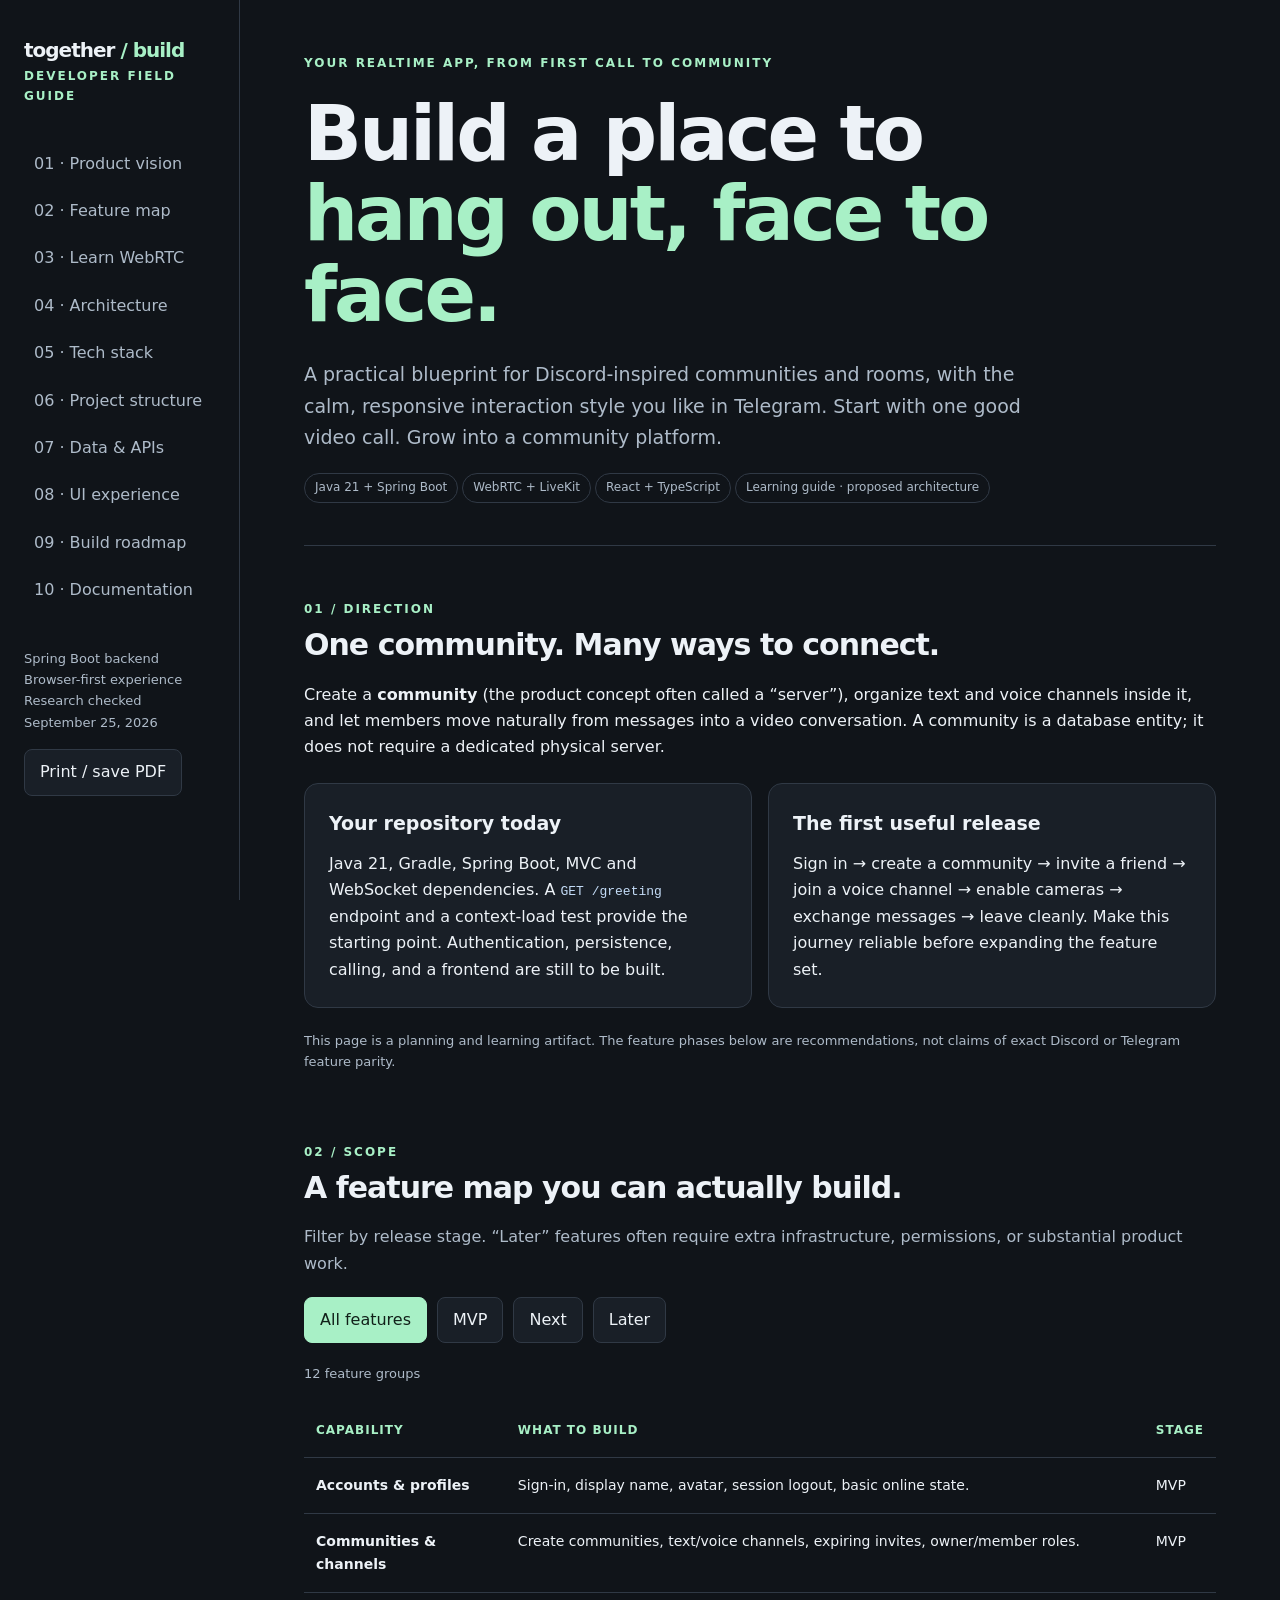
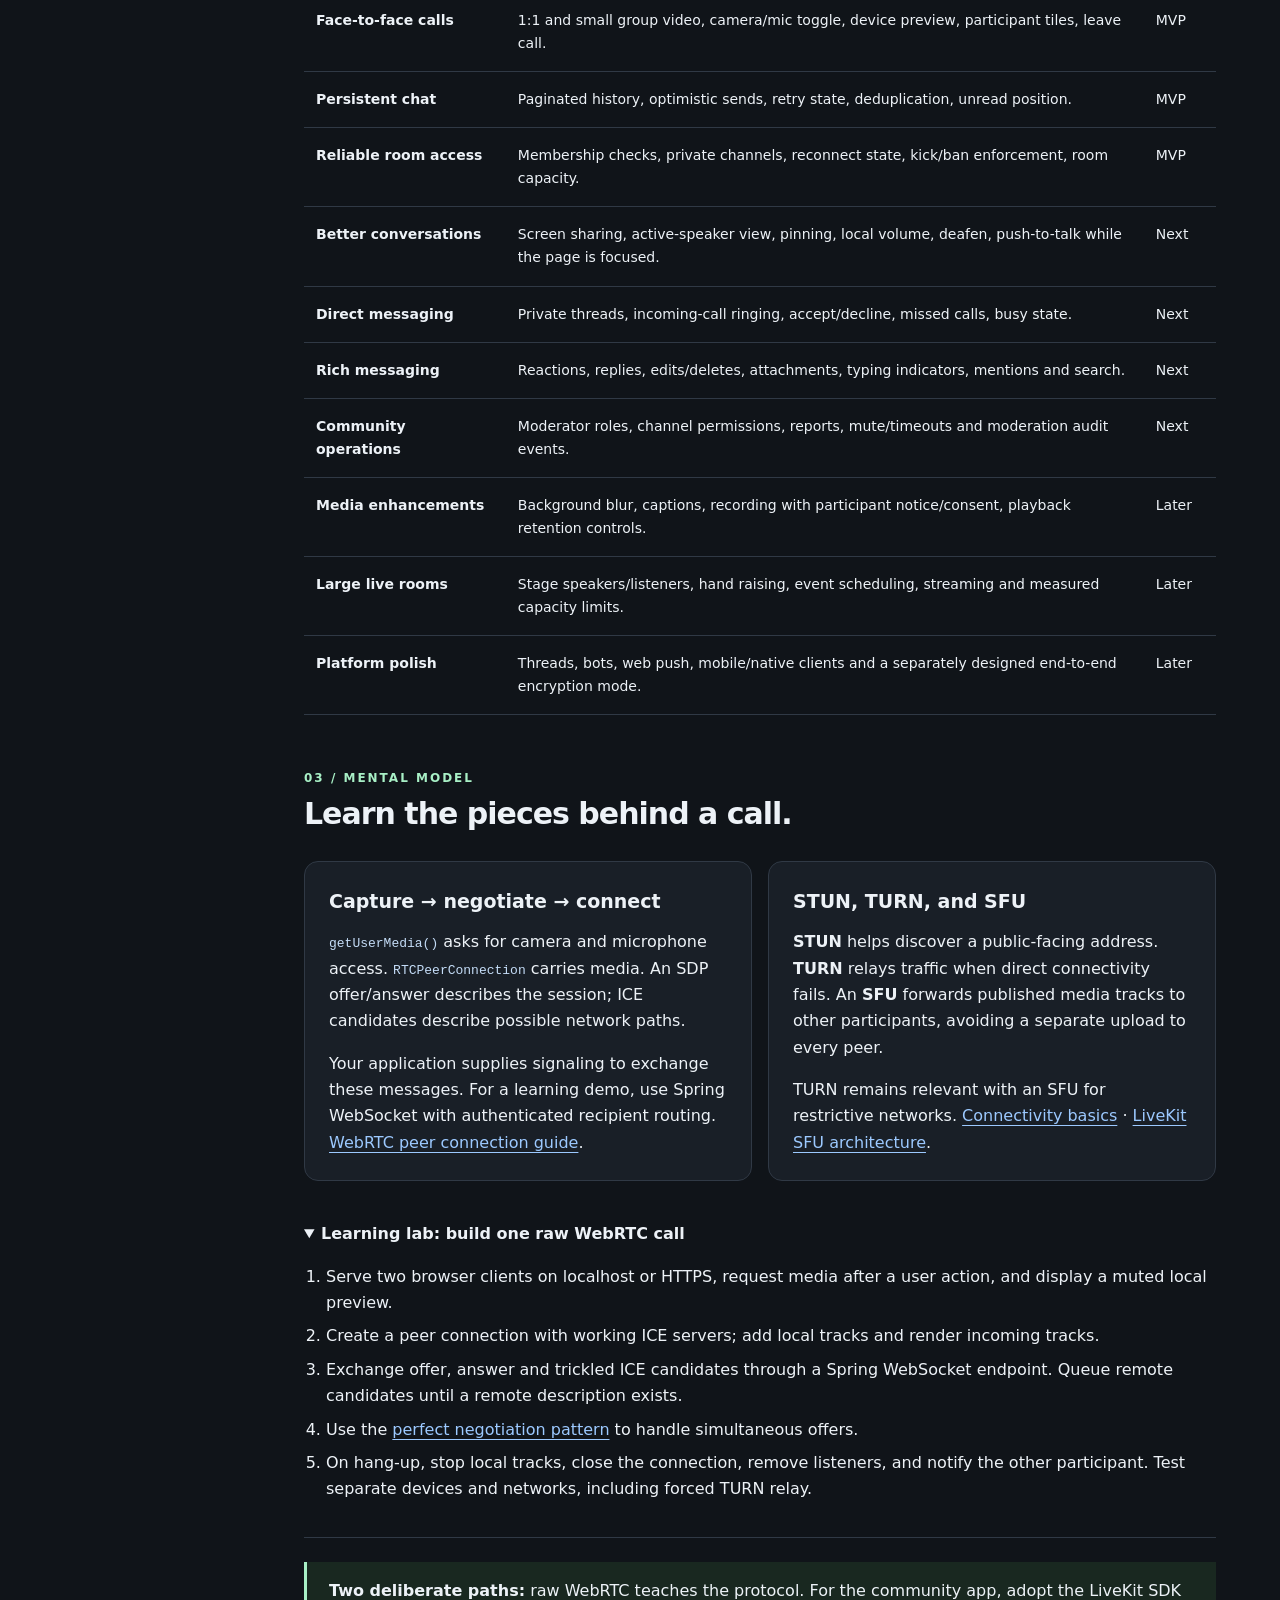
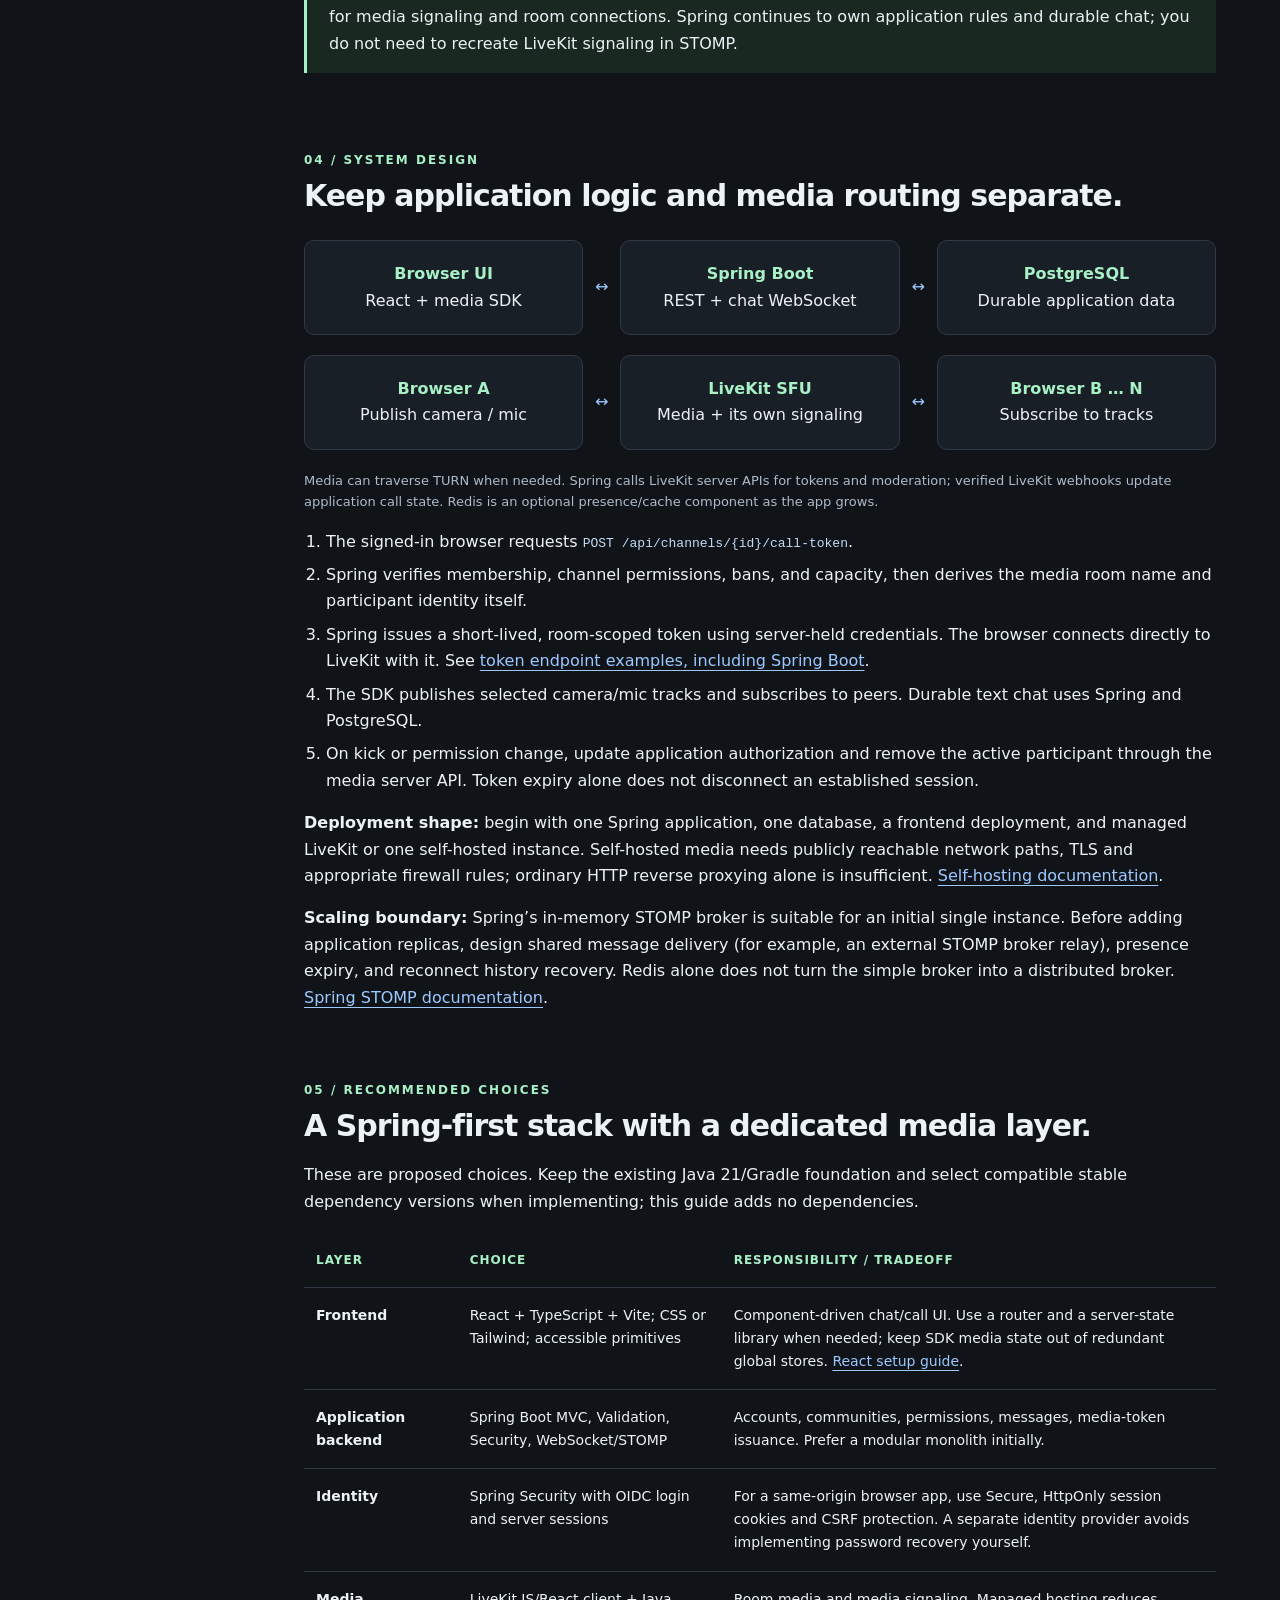
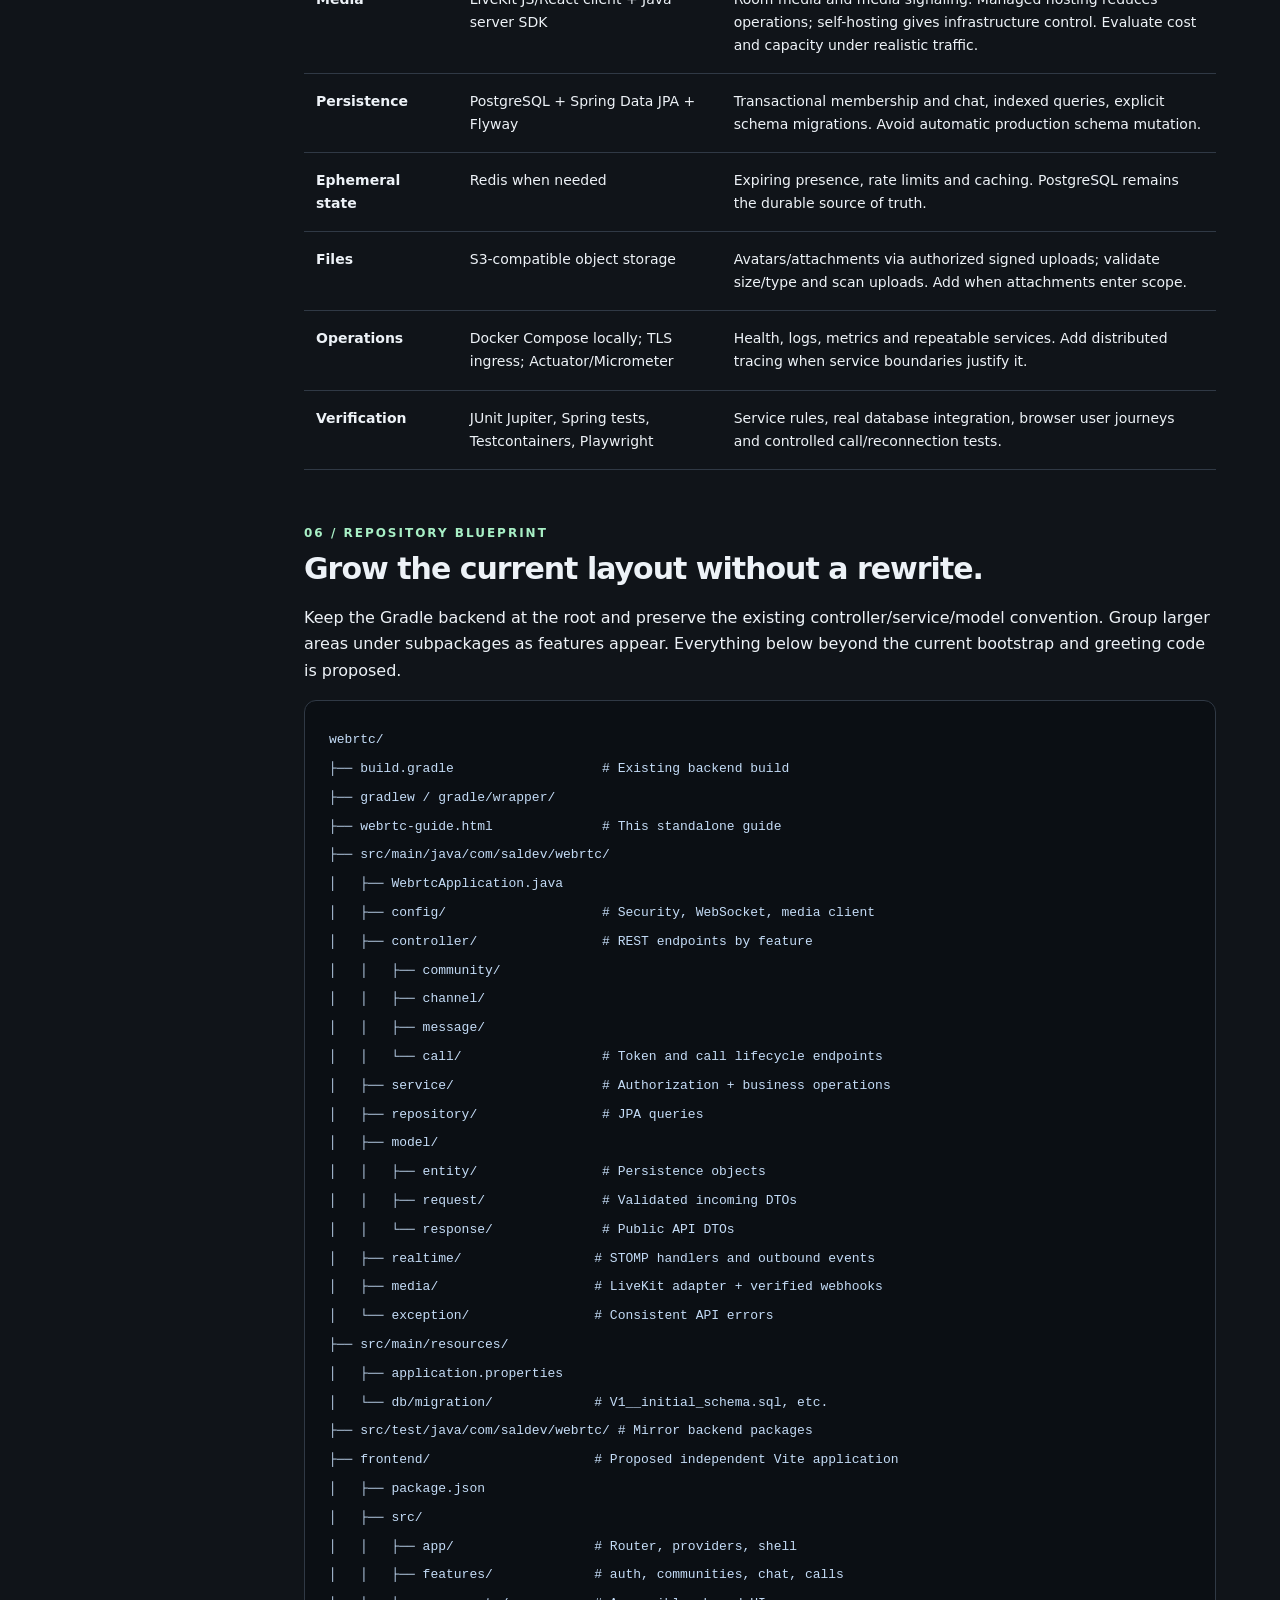
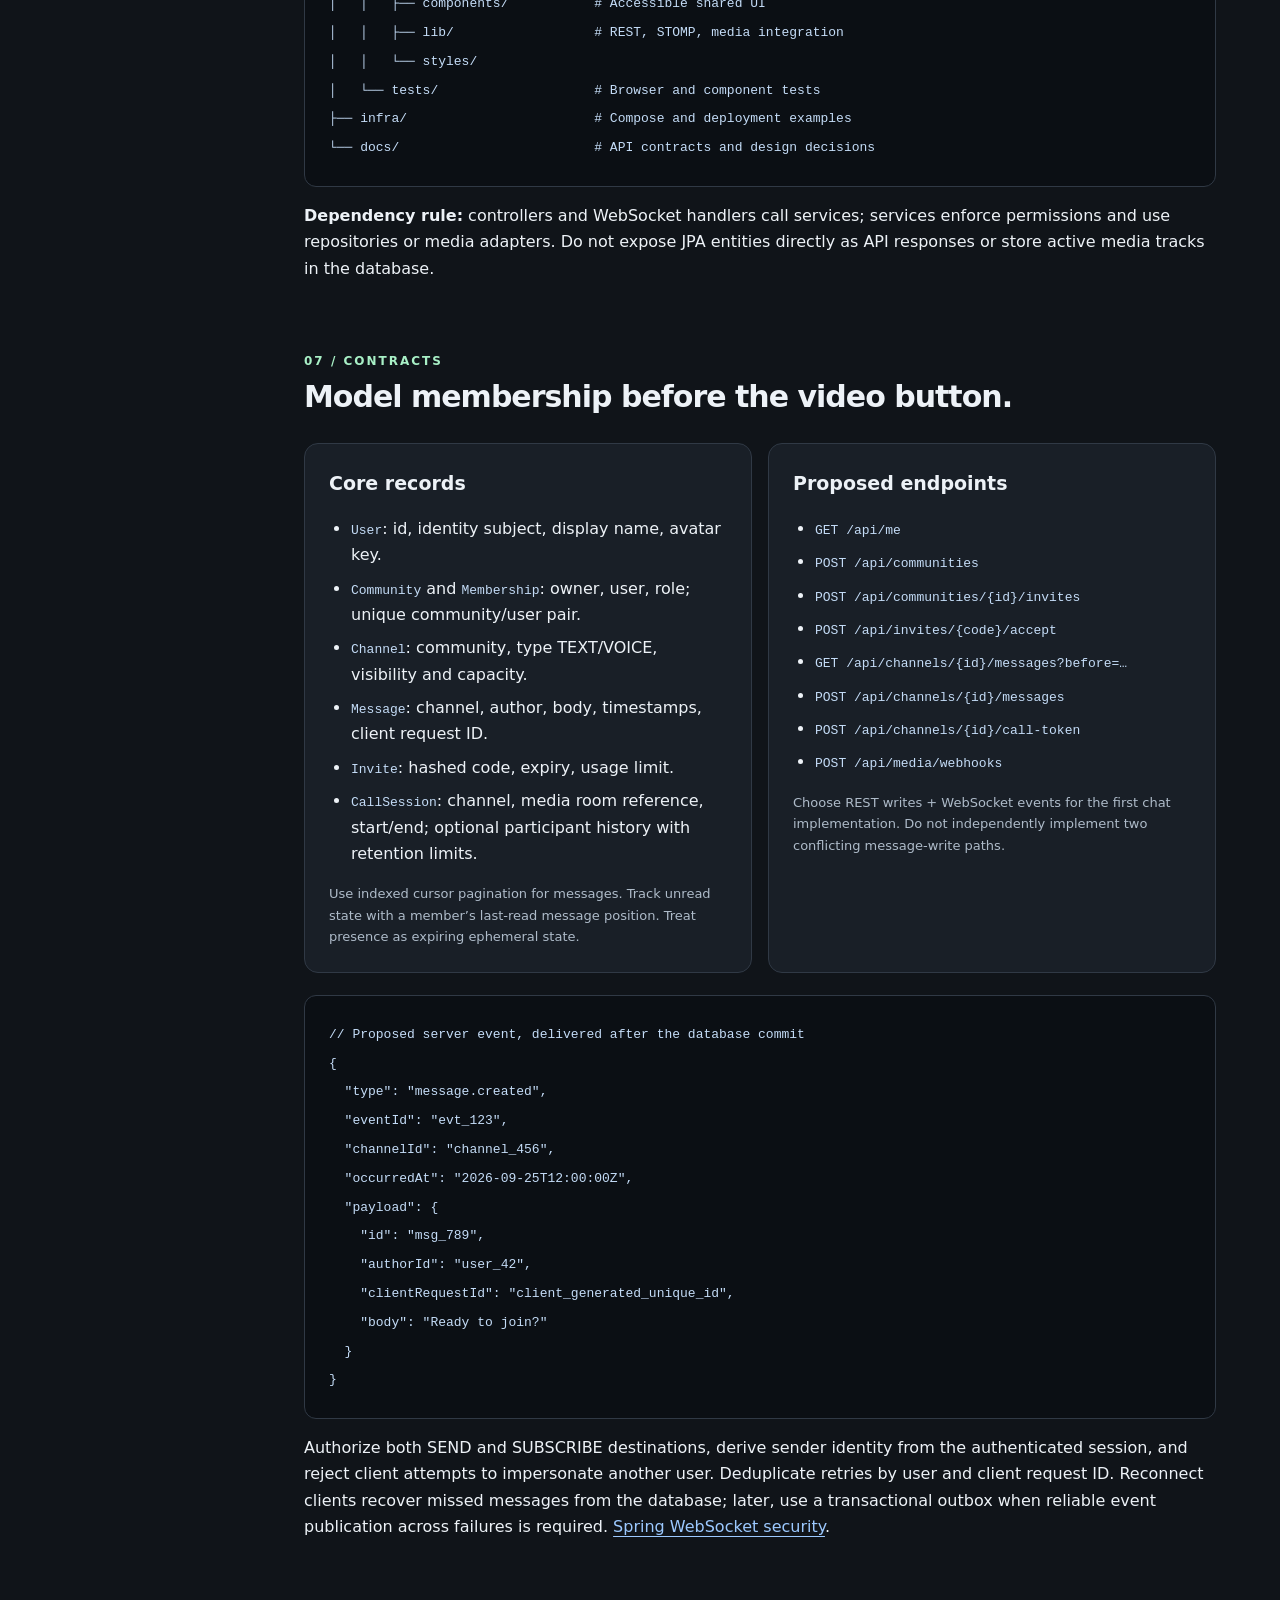
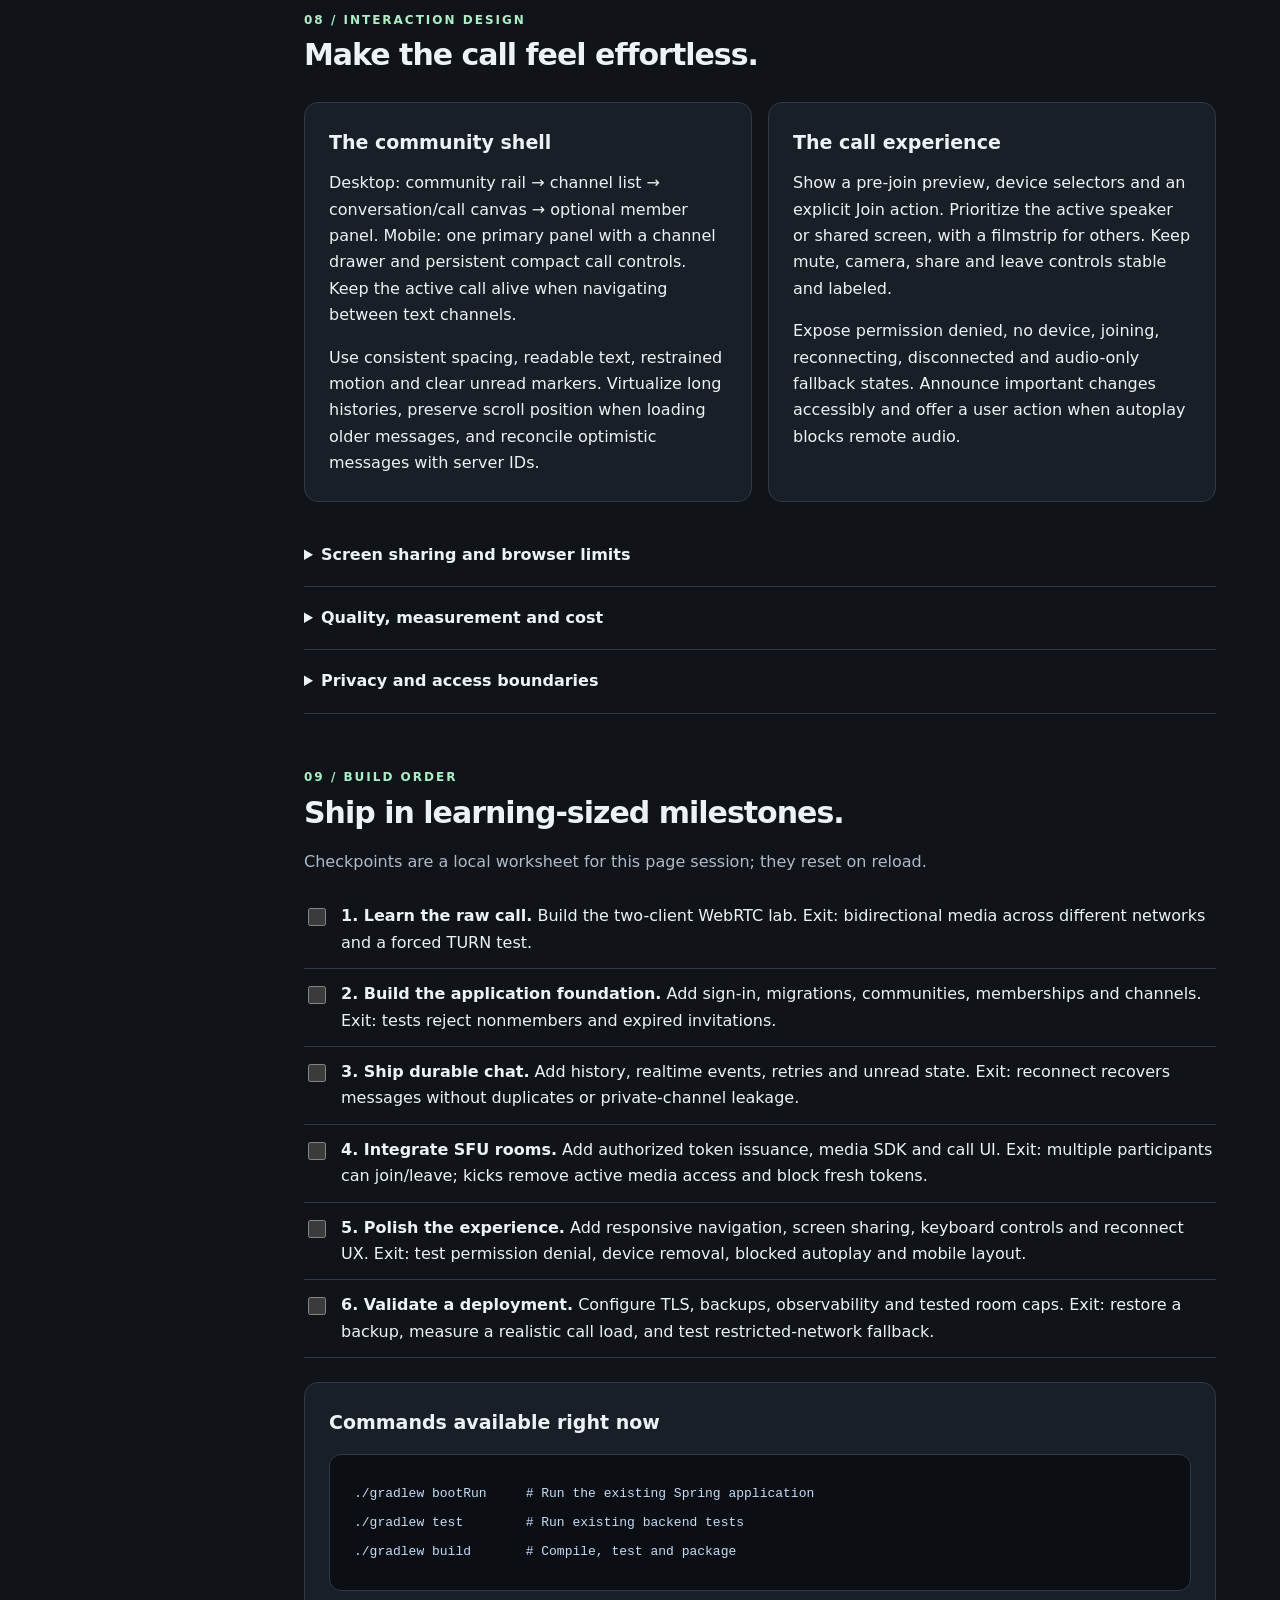
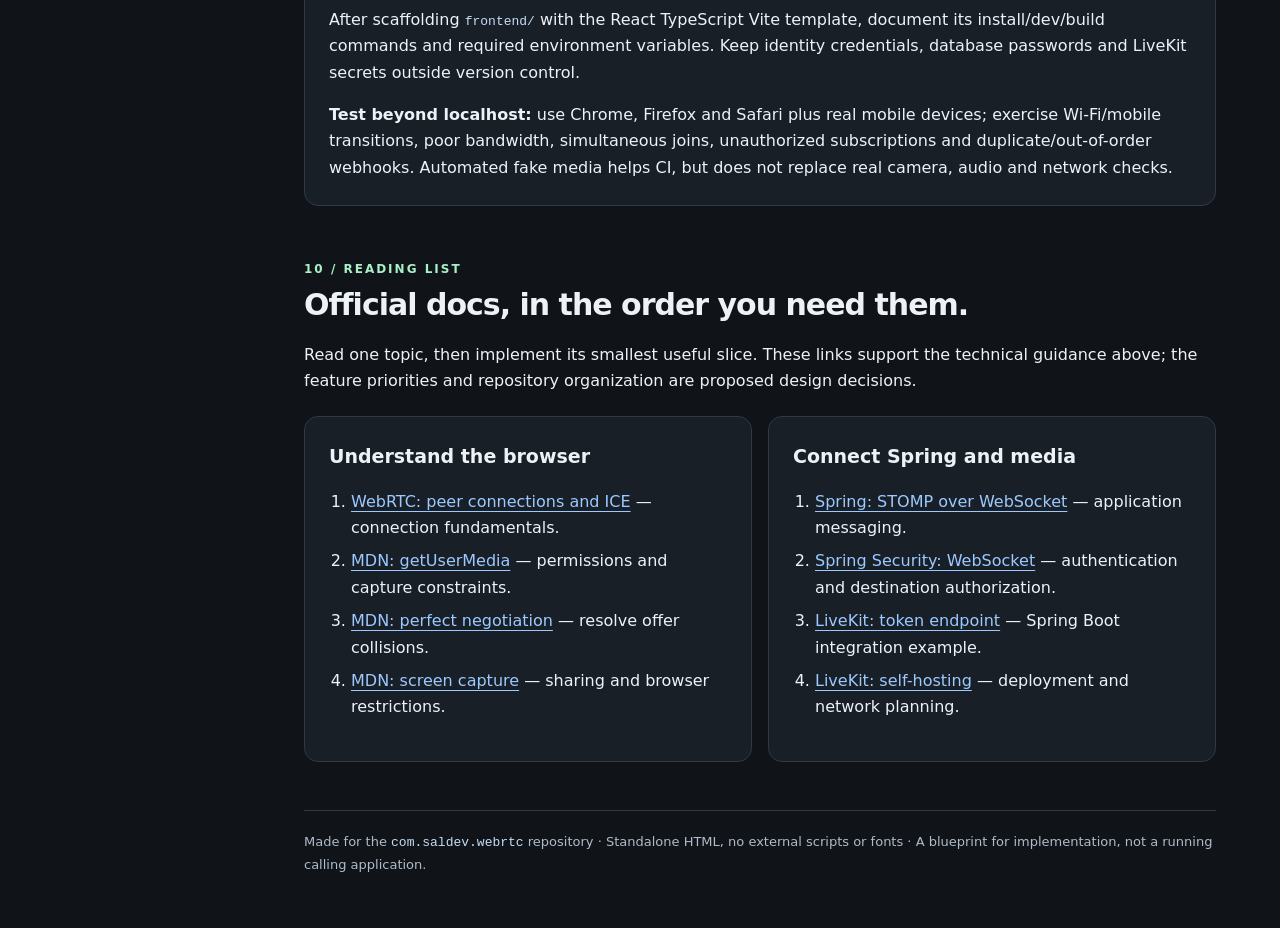
<file: webrtc-guide.html>
<!doctype html>
<html lang="en">
<head>
<meta charset="utf-8">
<meta name="viewport" content="width=device-width, initial-scale=1">
<meta name="description" content="A practical learning and implementation blueprint for a Spring Boot realtime community and video calling application.">
<title>Realtime Together — WebRTC Build Guide</title>
<style>
:root{color-scheme:dark;--bg:#101419;--panel:#191f27;--line:#303945;--text:#edf2f7;--muted:#aebbc9;--mint:#a8f0c6;--blue:#9cc9ff}*{box-sizing:border-box}html{scroll-behavior:smooth;scroll-padding-top:24px}body{margin:0;background:var(--bg);color:var(--text);font:16px/1.65 system-ui,sans-serif}a{color:var(--blue);text-underline-offset:4px}button,input{font:inherit}button{cursor:pointer}a:focus-visible,button:focus-visible,input:focus-visible,summary:focus-visible{outline:3px solid var(--mint);outline-offset:5px}.layout{display:grid;grid-template-columns:240px minmax(0,1fr);max-width:1560px;margin:auto}aside{position:sticky;top:0;height:100vh;padding:34px 24px;border-right:1px solid var(--line);overflow:auto}.brand{font-weight:800;font-size:20px;letter-spacing:-1px}.brand span{color:var(--mint)}.eyebrow{text-transform:uppercase;letter-spacing:2px;font-size:12px;font-weight:700;color:var(--mint)}nav{display:grid;gap:5px;margin:36px 0}nav a{padding:8px 10px;text-decoration:none;color:var(--muted);border-radius:6px}nav a:hover{background:var(--panel);color:var(--mint)}.small{font-size:13px;color:var(--muted)}main{padding:54px clamp(20px,5vw,76px);min-width:0}header{padding-bottom:42px;border-bottom:1px solid var(--line)}h1{font-size:clamp(40px,6vw,76px);line-height:1.06;letter-spacing:-3px;margin:20px 0 24px;max-width:850px}h1 em{font-style:normal;color:var(--mint)}.lead{font-size:19px;color:var(--muted);max-width:730px}h2{font-size:30px;letter-spacing:-1px;margin:0 0 12px}h3{font-size:19px;margin:0 0 12px}p{margin:10px 0 16px}section{padding-top:54px}.tag{display:inline-block;font-size:12px;padding:4px 10px;border:1px solid var(--line);border-radius:30px;color:var(--muted);margin:4px 4px 0 0}.grid{display:grid;grid-template-columns:repeat(2,minmax(0,1fr));gap:16px;margin:22px 0}.card{background:var(--panel);border:1px solid var(--line);border-radius:14px;padding:24px}.card p:last-child{margin-bottom:0}.callout{border-left:3px solid var(--mint);padding:16px 22px;background:#192820;margin:24px 0}.muted{color:var(--muted)}ul,ol{padding-left:22px}li{margin:7px 0}.table-wrap{overflow:auto;margin-top:20px}table{border-collapse:collapse;width:100%;font-size:14px}th,td{text-align:left;padding:16px 12px;border-bottom:1px solid var(--line);vertical-align:top}th{color:var(--mint);font-size:12px;text-transform:uppercase;letter-spacing:1px}td:first-child{font-weight:650;min-width:140px}code{font:13px/1.7 ui-monospace,monospace;color:#c4dcf7}pre{padding:24px;background:#0b0f14;border:1px solid var(--line);border-radius:12px;overflow:auto;line-height:1.8}.toolbar{display:flex;gap:10px;flex-wrap:wrap;margin:20px 0}button{border:1px solid var(--line);background:var(--panel);color:var(--text);border-radius:8px;padding:9px 15px}button[aria-pressed=true]{background:var(--mint);color:#112019;border-color:var(--mint)}.flow{display:grid;grid-template-columns:1fr auto 1fr auto 1fr;align-items:center;gap:12px;margin:20px 0}.node{text-align:center;border:1px solid var(--line);border-radius:10px;padding:20px 12px;background:var(--panel)}.node b{display:block;color:var(--mint)}.arrow{color:var(--blue)}details{border-bottom:1px solid var(--line);padding:18px 0}summary{cursor:pointer;font-weight:650}.checklist label{display:flex;gap:12px;padding:12px 0;border-bottom:1px solid var(--line)}input[type=checkbox]{accent-color:var(--mint);width:18px;height:18px;flex-shrink:0;margin-top:5px}footer{margin-top:48px;padding-top:20px;border-top:1px solid var(--line)}.skip{position:absolute;top:-100px;left:20px;background:var(--panel);padding:10px;z-index:2}.skip:focus{top:10px}[hidden]{display:none!important}@media(max-width:850px){.layout{display:block}aside{position:relative;height:auto;border-right:0;border-bottom:1px solid var(--line);padding:20px}nav{display:flex;flex-wrap:wrap;margin:15px 0 0;gap:0}nav a{font-size:13px;padding:6px 10px}aside .small{display:none}main{padding:32px 20px}.grid{grid-template-columns:1fr}.flow{grid-template-columns:1fr}.arrow{text-align:center;transform:rotate(90deg)}h1{letter-spacing:-2px}}@media(prefers-reduced-motion:reduce){html{scroll-behavior:auto}}@media print{:root{color-scheme:light;--bg:white;--panel:#f5f5f5;--line:#ccc;--text:#111;--muted:#444;--mint:#176044;--blue:#154e87}aside,.toolbar,.skip{display:none}.layout{display:block}main{padding:0}section{padding-top:25px}.card,pre{break-inside:avoid}pre,.callout{background:#f5f5f5}code{color:#222}h1{font-size:44px}}
</style>
</head>
<body>
<a class="skip" href="#main">Skip to content</a>
<div class="layout">
<aside><div class="brand">together<span> / build</span></div><div class="eyebrow">Developer field guide</div><nav aria-label="Guide sections"><a href="#vision">01 · Product vision</a><a href="#features">02 · Feature map</a><a href="#basics">03 · Learn WebRTC</a><a href="#architecture">04 · Architecture</a><a href="#stack">05 · Tech stack</a><a href="#structure">06 · Project structure</a><a href="#contracts">07 · Data &amp; APIs</a><a href="#experience">08 · UI experience</a><a href="#roadmap">09 · Build roadmap</a><a href="#docs">10 · Documentation</a></nav><p class="small">Spring Boot backend<br>Browser-first experience<br>Research checked September 25, 2026</p><button id="print" type="button">Print / save PDF</button></aside>
<main id="main">
<header><div class="eyebrow">Your realtime app, from first call to community</div><h1>Build a place to<br><em>hang out, face to face.</em></h1><p class="lead">A practical blueprint for Discord-inspired communities and rooms, with the calm, responsive interaction style you like in Telegram. Start with one good video call. Grow into a community platform.</p><span class="tag">Java 21 + Spring Boot</span><span class="tag">WebRTC + LiveKit</span><span class="tag">React + TypeScript</span><span class="tag">Learning guide · proposed architecture</span></header>

<section id="vision"><div class="eyebrow">01 / Direction</div><h2>One community. Many ways to connect.</h2><p>Create a <strong>community</strong> (the product concept often called a “server”), organize text and voice channels inside it, and let members move naturally from messages into a video conversation. A community is a database entity; it does not require a dedicated physical server.</p><div class="grid"><article class="card"><h3>Your repository today</h3><p>Java 21, Gradle, Spring Boot, MVC and WebSocket dependencies. A <code>GET /greeting</code> endpoint and a context-load test provide the starting point. Authentication, persistence, calling, and a frontend are still to be built.</p></article><article class="card"><h3>The first useful release</h3><p>Sign in → create a community → invite a friend → join a voice channel → enable cameras → exchange messages → leave cleanly. Make this journey reliable before expanding the feature set.</p></article></div><p class="small">This page is a planning and learning artifact. The feature phases below are recommendations, not claims of exact Discord or Telegram feature parity.</p></section>

<section id="features"><div class="eyebrow">02 / Scope</div><h2>A feature map you can actually build.</h2><p class="muted">Filter by release stage. “Later” features often require extra infrastructure, permissions, or substantial product work.</p><div class="toolbar" role="group" aria-label="Filter feature stages"><button type="button" data-filter="all" aria-pressed="true">All features</button><button type="button" data-filter="mvp" aria-pressed="false">MVP</button><button type="button" data-filter="next" aria-pressed="false">Next</button><button type="button" data-filter="later" aria-pressed="false">Later</button></div><p id="feature-count" class="small" aria-live="polite">12 feature groups</p><div class="table-wrap"><table id="features-table"><thead><tr><th>Capability</th><th>What to build</th><th>Stage</th></tr></thead><tbody>
<tr data-stage="mvp"><td>Accounts &amp; profiles</td><td>Sign-in, display name, avatar, session logout, basic online state.</td><td>MVP</td></tr>
<tr data-stage="mvp"><td>Communities &amp; channels</td><td>Create communities, text/voice channels, expiring invites, owner/member roles.</td><td>MVP</td></tr>
<tr data-stage="mvp"><td>Face-to-face calls</td><td>1:1 and small group video, camera/mic toggle, device preview, participant tiles, leave call.</td><td>MVP</td></tr>
<tr data-stage="mvp"><td>Persistent chat</td><td>Paginated history, optimistic sends, retry state, deduplication, unread position.</td><td>MVP</td></tr>
<tr data-stage="mvp"><td>Reliable room access</td><td>Membership checks, private channels, reconnect state, kick/ban enforcement, room capacity.</td><td>MVP</td></tr>
<tr data-stage="next"><td>Better conversations</td><td>Screen sharing, active-speaker view, pinning, local volume, deafen, push-to-talk while the page is focused.</td><td>Next</td></tr>
<tr data-stage="next"><td>Direct messaging</td><td>Private threads, incoming-call ringing, accept/decline, missed calls, busy state.</td><td>Next</td></tr>
<tr data-stage="next"><td>Rich messaging</td><td>Reactions, replies, edits/deletes, attachments, typing indicators, mentions and search.</td><td>Next</td></tr>
<tr data-stage="next"><td>Community operations</td><td>Moderator roles, channel permissions, reports, mute/timeouts and moderation audit events.</td><td>Next</td></tr>
<tr data-stage="later"><td>Media enhancements</td><td>Background blur, captions, recording with participant notice/consent, playback retention controls.</td><td>Later</td></tr>
<tr data-stage="later"><td>Large live rooms</td><td>Stage speakers/listeners, hand raising, event scheduling, streaming and measured capacity limits.</td><td>Later</td></tr>
<tr data-stage="later"><td>Platform polish</td><td>Threads, bots, web push, mobile/native clients and a separately designed end-to-end encryption mode.</td><td>Later</td></tr>
</tbody></table></div></section>

<section id="basics"><div class="eyebrow">03 / Mental model</div><h2>Learn the pieces behind a call.</h2><div class="grid"><article class="card"><h3>Capture → negotiate → connect</h3><p><code>getUserMedia()</code> asks for camera and microphone access. <code>RTCPeerConnection</code> carries media. An SDP offer/answer describes the session; ICE candidates describe possible network paths.</p><p>Your application supplies signaling to exchange these messages. For a learning demo, use Spring WebSocket with authenticated recipient routing. <a href="https://webrtc.org/getting-started/peer-connections">WebRTC peer connection guide</a>.</p></article><article class="card"><h3>STUN, TURN, and SFU</h3><p><strong>STUN</strong> helps discover a public-facing address. <strong>TURN</strong> relays traffic when direct connectivity fails. An <strong>SFU</strong> forwards published media tracks to other participants, avoiding a separate upload to every peer.</p><p>TURN remains relevant with an SFU for restrictive networks. <a href="https://webrtc.org/getting-started/peer-connections">Connectivity basics</a> · <a href="https://docs.livekit.io/reference/internals/livekit-sfu/">LiveKit SFU architecture</a>.</p></article></div><details open><summary>Learning lab: build one raw WebRTC call</summary><ol><li>Serve two browser clients on localhost or HTTPS, request media after a user action, and display a muted local preview.</li><li>Create a peer connection with working ICE servers; add local tracks and render incoming tracks.</li><li>Exchange offer, answer and trickled ICE candidates through a Spring WebSocket endpoint. Queue remote candidates until a remote description exists.</li><li>Use the <a href="https://developer.mozilla.org/en-US/docs/Web/API/WebRTC_API/Perfect_negotiation">perfect negotiation pattern</a> to handle simultaneous offers.</li><li>On hang-up, stop local tracks, close the connection, remove listeners, and notify the other participant. Test separate devices and networks, including forced TURN relay.</li></ol></details><div class="callout"><strong>Two deliberate paths:</strong> raw WebRTC teaches the protocol. For the community app, adopt the LiveKit SDK for media signaling and room connections. Spring continues to own application rules and durable chat; you do not need to recreate LiveKit signaling in STOMP.</div></section>

<section id="architecture"><div class="eyebrow">04 / System design</div><h2>Keep application logic and media routing separate.</h2><div class="flow" aria-label="Browser uses Spring Boot for application data and LiveKit for audio and video"><div class="node"><b>Browser UI</b>React + media SDK</div><div class="arrow" aria-hidden="true">↔</div><div class="node"><b>Spring Boot</b>REST + chat WebSocket</div><div class="arrow" aria-hidden="true">↔</div><div class="node"><b>PostgreSQL</b>Durable application data</div></div><div class="flow"><div class="node"><b>Browser A</b>Publish camera / mic</div><div class="arrow" aria-hidden="true">↔</div><div class="node"><b>LiveKit SFU</b>Media + its own signaling</div><div class="arrow" aria-hidden="true">↔</div><div class="node"><b>Browser B … N</b>Subscribe to tracks</div></div><p class="small">Media can traverse TURN when needed. Spring calls LiveKit server APIs for tokens and moderation; verified LiveKit webhooks update application call state. Redis is an optional presence/cache component as the app grows.</p><ol><li>The signed-in browser requests <code>POST /api/channels/{id}/call-token</code>.</li><li>Spring verifies membership, channel permissions, bans, and capacity, then derives the media room name and participant identity itself.</li><li>Spring issues a short-lived, room-scoped token using server-held credentials. The browser connects directly to LiveKit with it. See <a href="https://docs.livekit.io/frontends/build/authentication/endpoint/">token endpoint examples, including Spring Boot</a>.</li><li>The SDK publishes selected camera/mic tracks and subscribes to peers. Durable text chat uses Spring and PostgreSQL.</li><li>On kick or permission change, update application authorization and remove the active participant through the media server API. Token expiry alone does not disconnect an established session.</li></ol><p><strong>Deployment shape:</strong> begin with one Spring application, one database, a frontend deployment, and managed LiveKit or one self-hosted instance. Self-hosted media needs publicly reachable network paths, TLS and appropriate firewall rules; ordinary HTTP reverse proxying alone is insufficient. <a href="https://docs.livekit.io/transport/self-hosting/">Self-hosting documentation</a>.</p><p><strong>Scaling boundary:</strong> Spring’s in-memory STOMP broker is suitable for an initial single instance. Before adding application replicas, design shared message delivery (for example, an external STOMP broker relay), presence expiry, and reconnect history recovery. Redis alone does not turn the simple broker into a distributed broker. <a href="https://docs.spring.io/spring-framework/reference/web/websocket/stomp.html">Spring STOMP documentation</a>.</p></section>

<section id="stack"><div class="eyebrow">05 / Recommended choices</div><h2>A Spring-first stack with a dedicated media layer.</h2><p>These are proposed choices. Keep the existing Java 21/Gradle foundation and select compatible stable dependency versions when implementing; this guide adds no dependencies.</p><div class="table-wrap"><table><thead><tr><th>Layer</th><th>Choice</th><th>Responsibility / tradeoff</th></tr></thead><tbody><tr><td>Frontend</td><td>React + TypeScript + Vite; CSS or Tailwind; accessible primitives</td><td>Component-driven chat/call UI. Use a router and a server-state library when needed; keep SDK media state out of redundant global stores. <a href="https://react.dev/learn/build-a-react-app-from-scratch">React setup guide</a>.</td></tr><tr><td>Application backend</td><td>Spring Boot MVC, Validation, Security, WebSocket/STOMP</td><td>Accounts, communities, permissions, messages, media-token issuance. Prefer a modular monolith initially.</td></tr><tr><td>Identity</td><td>Spring Security with OIDC login and server sessions</td><td>For a same-origin browser app, use Secure, HttpOnly session cookies and CSRF protection. A separate identity provider avoids implementing password recovery yourself.</td></tr><tr><td>Media</td><td>LiveKit JS/React client + Java server SDK</td><td>Room media and media signaling. Managed hosting reduces operations; self-hosting gives infrastructure control. Evaluate cost and capacity under realistic traffic.</td></tr><tr><td>Persistence</td><td>PostgreSQL + Spring Data JPA + Flyway</td><td>Transactional membership and chat, indexed queries, explicit schema migrations. Avoid automatic production schema mutation.</td></tr><tr><td>Ephemeral state</td><td>Redis when needed</td><td>Expiring presence, rate limits and caching. PostgreSQL remains the durable source of truth.</td></tr><tr><td>Files</td><td>S3-compatible object storage</td><td>Avatars/attachments via authorized signed uploads; validate size/type and scan uploads. Add when attachments enter scope.</td></tr><tr><td>Operations</td><td>Docker Compose locally; TLS ingress; Actuator/Micrometer</td><td>Health, logs, metrics and repeatable services. Add distributed tracing when service boundaries justify it.</td></tr><tr><td>Verification</td><td>JUnit Jupiter, Spring tests, Testcontainers, Playwright</td><td>Service rules, real database integration, browser user journeys and controlled call/reconnection tests.</td></tr></tbody></table></div></section>

<section id="structure"><div class="eyebrow">06 / Repository blueprint</div><h2>Grow the current layout without a rewrite.</h2><p>Keep the Gradle backend at the root and preserve the existing controller/service/model convention. Group larger areas under subpackages as features appear. Everything below beyond the current bootstrap and greeting code is proposed.</p><pre><code>webrtc/
├── build.gradle                   # Existing backend build
├── gradlew / gradle/wrapper/
├── webrtc-guide.html              # This standalone guide
├── src/main/java/com/saldev/webrtc/
│   ├── WebrtcApplication.java
│   ├── config/                    # Security, WebSocket, media client
│   ├── controller/                # REST endpoints by feature
│   │   ├── community/
│   │   ├── channel/
│   │   ├── message/
│   │   └── call/                  # Token and call lifecycle endpoints
│   ├── service/                   # Authorization + business operations
│   ├── repository/                # JPA queries
│   ├── model/
│   │   ├── entity/                # Persistence objects
│   │   ├── request/               # Validated incoming DTOs
│   │   └── response/              # Public API DTOs
│   ├── realtime/                 # STOMP handlers and outbound events
│   ├── media/                    # LiveKit adapter + verified webhooks
│   └── exception/                # Consistent API errors
├── src/main/resources/
│   ├── application.properties
│   └── db/migration/             # V1__initial_schema.sql, etc.
├── src/test/java/com/saldev/webrtc/ # Mirror backend packages
├── frontend/                     # Proposed independent Vite application
│   ├── package.json
│   ├── src/
│   │   ├── app/                  # Router, providers, shell
│   │   ├── features/             # auth, communities, chat, calls
│   │   ├── components/           # Accessible shared UI
│   │   ├── lib/                  # REST, STOMP, media integration
│   │   └── styles/
│   └── tests/                    # Browser and component tests
├── infra/                        # Compose and deployment examples
└── docs/                         # API contracts and design decisions</code></pre><p><strong>Dependency rule:</strong> controllers and WebSocket handlers call services; services enforce permissions and use repositories or media adapters. Do not expose JPA entities directly as API responses or store active media tracks in the database.</p></section>

<section id="contracts"><div class="eyebrow">07 / Contracts</div><h2>Model membership before the video button.</h2><div class="grid"><article class="card"><h3>Core records</h3><ul><li><code>User</code>: id, identity subject, display name, avatar key.</li><li><code>Community</code> and <code>Membership</code>: owner, user, role; unique community/user pair.</li><li><code>Channel</code>: community, type TEXT/VOICE, visibility and capacity.</li><li><code>Message</code>: channel, author, body, timestamps, client request ID.</li><li><code>Invite</code>: hashed code, expiry, usage limit.</li><li><code>CallSession</code>: channel, media room reference, start/end; optional participant history with retention limits.</li></ul><p class="small">Use indexed cursor pagination for messages. Track unread state with a member’s last-read message position. Treat presence as expiring ephemeral state.</p></article><article class="card"><h3>Proposed endpoints</h3><ul><li><code>GET /api/me</code></li><li><code>POST /api/communities</code></li><li><code>POST /api/communities/{id}/invites</code></li><li><code>POST /api/invites/{code}/accept</code></li><li><code>GET /api/channels/{id}/messages?before=…</code></li><li><code>POST /api/channels/{id}/messages</code></li><li><code>POST /api/channels/{id}/call-token</code></li><li><code>POST /api/media/webhooks</code></li></ul><p class="small">Choose REST writes + WebSocket events for the first chat implementation. Do not independently implement two conflicting message-write paths.</p></article></div><pre><code>// Proposed server event, delivered after the database commit
{
  "type": "message.created",
  "eventId": "evt_123",
  "channelId": "channel_456",
  "occurredAt": "2026-09-25T12:00:00Z",
  "payload": {
    "id": "msg_789",
    "authorId": "user_42",
    "clientRequestId": "client_generated_unique_id",
    "body": "Ready to join?"
  }
}</code></pre><p>Authorize both SEND and SUBSCRIBE destinations, derive sender identity from the authenticated session, and reject client attempts to impersonate another user. Deduplicate retries by user and client request ID. Reconnect clients recover missed messages from the database; later, use a transactional outbox when reliable event publication across failures is required. <a href="https://docs.spring.io/spring-security/reference/servlet/integrations/websocket.html">Spring WebSocket security</a>.</p></section>

<section id="experience"><div class="eyebrow">08 / Interaction design</div><h2>Make the call feel effortless.</h2><div class="grid"><article class="card"><h3>The community shell</h3><p>Desktop: community rail → channel list → conversation/call canvas → optional member panel. Mobile: one primary panel with a channel drawer and persistent compact call controls. Keep the active call alive when navigating between text channels.</p><p>Use consistent spacing, readable text, restrained motion and clear unread markers. Virtualize long histories, preserve scroll position when loading older messages, and reconcile optimistic messages with server IDs.</p></article><article class="card"><h3>The call experience</h3><p>Show a pre-join preview, device selectors and an explicit Join action. Prioritize the active speaker or shared screen, with a filmstrip for others. Keep mute, camera, share and leave controls stable and labeled.</p><p>Expose permission denied, no device, joining, reconnecting, disconnected and audio-only fallback states. Announce important changes accessibly and offer a user action when autoplay blocks remote audio.</p></article></div><details><summary>Screen sharing and browser limits</summary><p>Start sharing from a user gesture with <code>getDisplayMedia()</code>; the browser controls source selection. Shared system audio depends on the browser and selected source. Handle the track’s ended event when users stop sharing from browser chrome. <a href="https://developer.mozilla.org/en-US/docs/Web/API/MediaDevices/getDisplayMedia">Screen capture reference</a>.</p></details><details><summary>Quality, measurement and cost</summary><p>Use adaptive subscriptions and appropriate video layers instead of sending full-resolution video to every tiny tile. Record call join success, time to first remote audio/video, packet loss, jitter, round-trip time, reconnects and TURN usage. Start with a small tested room cap and raise it from measurements; do not promise a participant count without load tests. Bandwidth egress, TURN relaying and recording storage are major cost drivers.</p></details><details><summary>Privacy and access boundaries</summary><p>Use HTTPS/WSS, narrowly scoped room tokens and explicit origin/CSRF rules. Never ship media server secrets to the frontend. Verify webhook signatures and make processing idempotent. WebRTC transport encryption is not automatically participant-only E2EE through an SFU. An E2EE mode needs key distribution and compatibility decisions, especially for server-side recording and transcription. <a href="https://docs.livekit.io/transport/encryption/">LiveKit encryption model</a>.</p></details></section>

<section id="roadmap"><div class="eyebrow">09 / Build order</div><h2>Ship in learning-sized milestones.</h2><p class="muted">Checkpoints are a local worksheet for this page session; they reset on reload.</p><div class="checklist"><label><input type="checkbox"><span><strong>1. Learn the raw call.</strong> Build the two-client WebRTC lab. Exit: bidirectional media across different networks and a forced TURN test.</span></label><label><input type="checkbox"><span><strong>2. Build the application foundation.</strong> Add sign-in, migrations, communities, memberships and channels. Exit: tests reject nonmembers and expired invitations.</span></label><label><input type="checkbox"><span><strong>3. Ship durable chat.</strong> Add history, realtime events, retries and unread state. Exit: reconnect recovers messages without duplicates or private-channel leakage.</span></label><label><input type="checkbox"><span><strong>4. Integrate SFU rooms.</strong> Add authorized token issuance, media SDK and call UI. Exit: multiple participants can join/leave; kicks remove active media access and block fresh tokens.</span></label><label><input type="checkbox"><span><strong>5. Polish the experience.</strong> Add responsive navigation, screen sharing, keyboard controls and reconnect UX. Exit: test permission denial, device removal, blocked autoplay and mobile layout.</span></label><label><input type="checkbox"><span><strong>6. Validate a deployment.</strong> Configure TLS, backups, observability and tested room caps. Exit: restore a backup, measure a realistic call load, and test restricted-network fallback.</span></label></div><div class="card" style="margin-top:24px"><h3>Commands available right now</h3><pre><code>./gradlew bootRun     # Run the existing Spring application
./gradlew test        # Run existing backend tests
./gradlew build       # Compile, test and package</code></pre><p>After scaffolding <code>frontend/</code> with the React TypeScript Vite template, document its install/dev/build commands and required environment variables. Keep identity credentials, database passwords and LiveKit secrets outside version control.</p><p><strong>Test beyond localhost:</strong> use Chrome, Firefox and Safari plus real mobile devices; exercise Wi-Fi/mobile transitions, poor bandwidth, simultaneous joins, unauthorized subscriptions and duplicate/out-of-order webhooks. Automated fake media helps CI, but does not replace real camera, audio and network checks.</p></div></section>

<section id="docs"><div class="eyebrow">10 / Reading list</div><h2>Official docs, in the order you need them.</h2><p>Read one topic, then implement its smallest useful slice. These links support the technical guidance above; the feature priorities and repository organization are proposed design decisions.</p><div class="grid"><article class="card"><h3>Understand the browser</h3><ol><li><a href="https://webrtc.org/getting-started/peer-connections">WebRTC: peer connections and ICE</a> — connection fundamentals.</li><li><a href="https://developer.mozilla.org/en-US/docs/Web/API/MediaDevices/getUserMedia">MDN: getUserMedia</a> — permissions and capture constraints.</li><li><a href="https://developer.mozilla.org/en-US/docs/Web/API/WebRTC_API/Perfect_negotiation">MDN: perfect negotiation</a> — resolve offer collisions.</li><li><a href="https://developer.mozilla.org/en-US/docs/Web/API/MediaDevices/getDisplayMedia">MDN: screen capture</a> — sharing and browser restrictions.</li></ol></article><article class="card"><h3>Connect Spring and media</h3><ol><li><a href="https://docs.spring.io/spring-framework/reference/web/websocket/stomp.html">Spring: STOMP over WebSocket</a> — application messaging.</li><li><a href="https://docs.spring.io/spring-security/reference/servlet/integrations/websocket.html">Spring Security: WebSocket</a> — authentication and destination authorization.</li><li><a href="https://docs.livekit.io/frontends/build/authentication/endpoint/">LiveKit: token endpoint</a> — Spring Boot integration example.</li><li><a href="https://docs.livekit.io/transport/self-hosting/">LiveKit: self-hosting</a> — deployment and network planning.</li></ol></article></div></section>
<footer class="small">Made for the <code>com.saldev.webrtc</code> repository · Standalone HTML, no external scripts or fonts · A blueprint for implementation, not a running calling application.</footer>
</main></div>
<script>
document.querySelectorAll('[data-filter]').forEach(button => {
    button.addEventListener('click', () => {
        const stage = button.dataset.filter;
        document.querySelectorAll('[data-filter]').forEach(item => item.setAttribute('aria-pressed', String(item === button)));
        let count = 0;
        document.querySelectorAll('#features-table tbody tr').forEach(row => {
            row.hidden = stage !== 'all' && row.dataset.stage !== stage;
            if (!row.hidden) count++;
        });
        document.getElementById('feature-count').textContent = `${count} feature groups shown`;
    });
});
document.getElementById('print').addEventListener('click', () => window.print());
</script>
</body>
</html>
</file>
